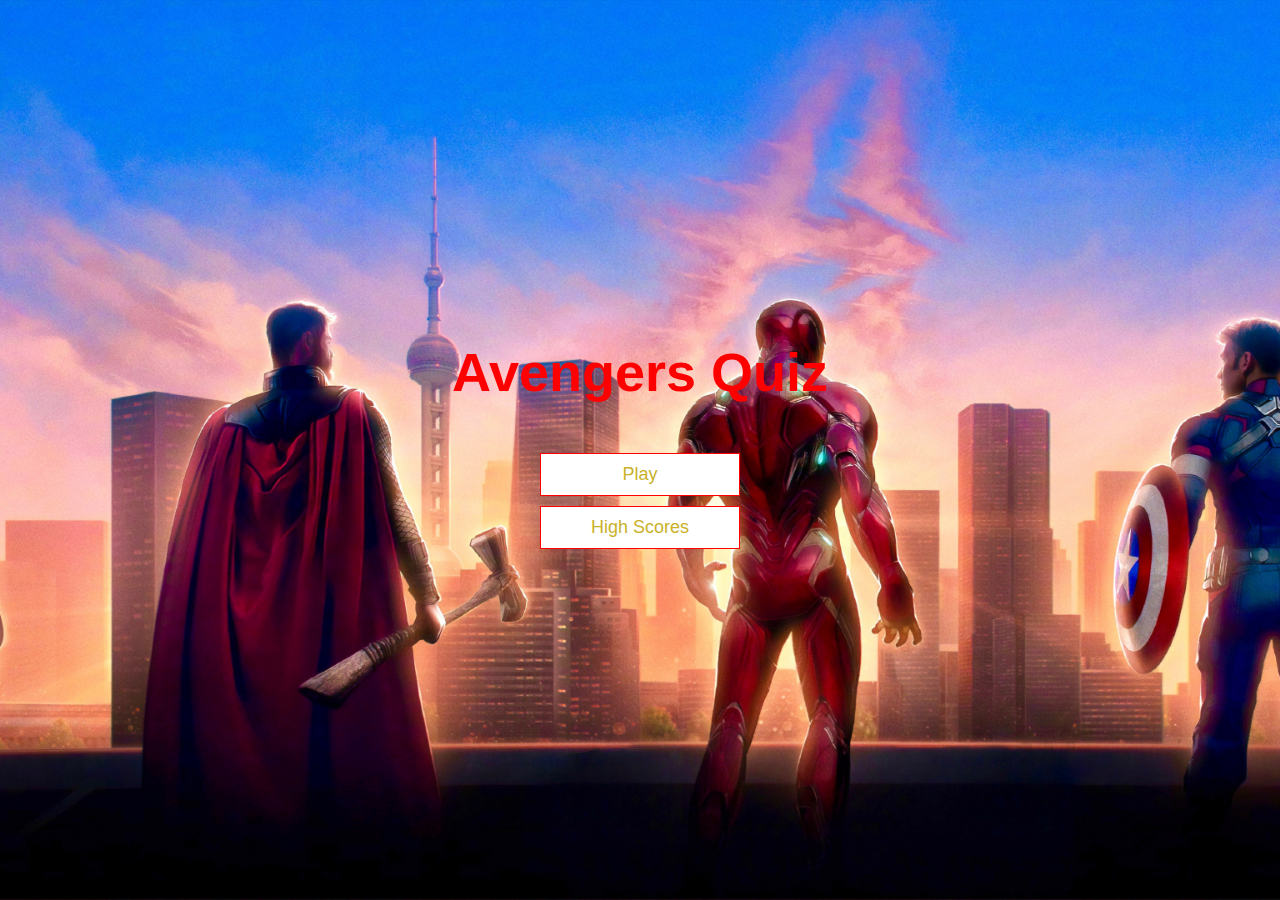
<file: Index.html>
<!DOCTYPE html>
<html lang="en">
  <head>
    <meta charset="UTF-8" />
    <meta name="viewport" content="width=device-width, initial-scale=1.0" />
    <meta http-equiv="X-UA-Compatible" content="ie=edge" />
    <title>Avengers Quiz</title>
    <link rel="stylesheet" href="style.css" />
  </head>
  <body>
    <div class="container">
      <div id="home" class="flex-center flex-column">
        <h1>Avengers Quiz</h1>
        <a class="btn" href="game.html">Play</a>
        <a class="btn" href="highscores.html">High Scores</a>
      </div>
    </div>
  </body>
</html>
</file>
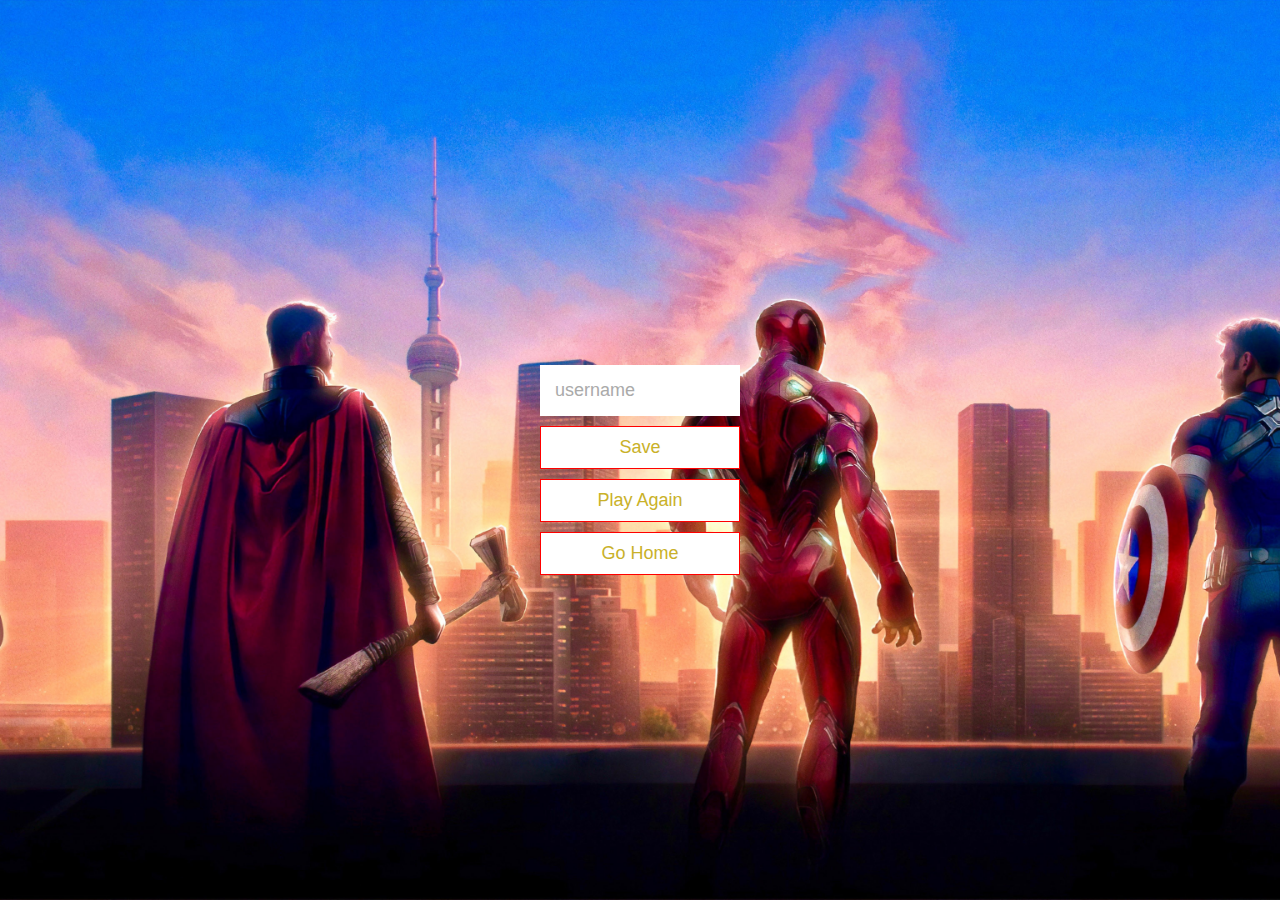
<file: end.html>
<!DOCTYPE html>
<html lang="en">
  <head>
    <meta charset="UTF-8" />
    <meta name="viewport" content="width=device-width, initial-scale=1.0" />
    <meta http-equiv="X-UA-Compatible" content="ie=edge" />
    <title>Congrats!</title>
    <link rel="stylesheet" href="style.css" />
  </head>
  <body>
    <div class="container">
      <div id="end" class="flex-center flex-column">
        <h1 id="finalScore"></h1>
        <form>
          <input
            type="text"
            name="username"
            id="username"
            placeholder="username"
          />
          <button
            type="submit"
            class="btn"
            id="saveScoreBtn"
            onclick="saveHighScore(event)"
            disabled
          >
            Save
          </button>
        </form>
        <a class="btn" href="./game.html">Play Again</a>
        <a class="btn" href="./index.html">Go Home</a>
      </div>
    </div>
    <script src="./end.js"></script>
  </body>
</html>
</file>
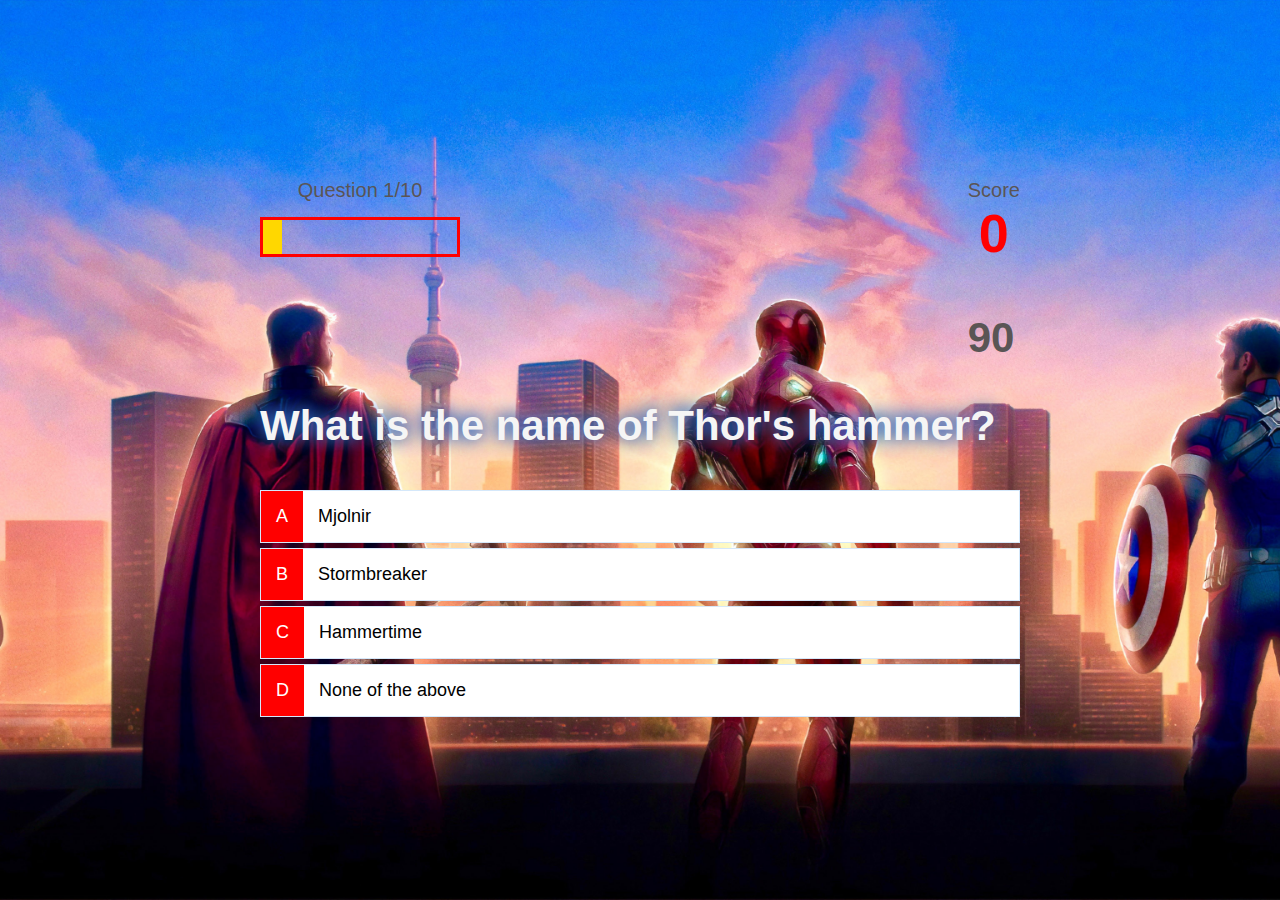
<file: game.html>
<!DOCTYPE html>
<html lang="en">
  <head>
    <meta charset="UTF-8" />
    <meta name="viewport" content="width=device-width, initial-scale=1.0" />
    <meta http-equiv="X-UA-Compatible" content="ie=edge" />
    <title>Avengers Quiz - Play</title>
    <link rel="stylesheet" href="style.css" />
    <link rel="stylesheet" href="game.css" />
  </head>
  <body>
    <div class="container">
      <div id="game" class="justify-center flex-column">
        <div id="hud">
          <div id="hud-item">
            <p id="progressText" class="hud-prefix">
              Question
            </p>
            <div id="progressBar">
              <div id="progressBarFull"></div>
            </div>
          </div>
          <div id="hud-item">
            <p class="hud-prefix">
              Score
            </p>
            <h1 class="hud-main-text" id="score">
              0
            </h1>
            <h2 class= "count-down-timer" id="timer">
              90
            </h2>
          </div>
        </div>
        <h2 id="question">What is the answer to this question?</h2>
        <div class="choice-container">
          <p class="choice-prefix">A</p>
          <p class="choice-text" data-number="1">Choice 1</p>
        </div>
        <div class="choice-container">
          <p class="choice-prefix">B</p>
          <p class="choice-text" data-number="2">Choice 2</p>
        </div>
        <div class="choice-container">
          <p class="choice-prefix">C</p>
          <p class="choice-text" data-number="3">Choice 3</p>
        </div>
        <div class="choice-container">
          <p class="choice-prefix">D</p>
          <p class="choice-text" data-number="4">Choice 4</p>
        </div>
      </div>
    </div>
    <script src="script.js"></script>
  </body>
</html>
</file>
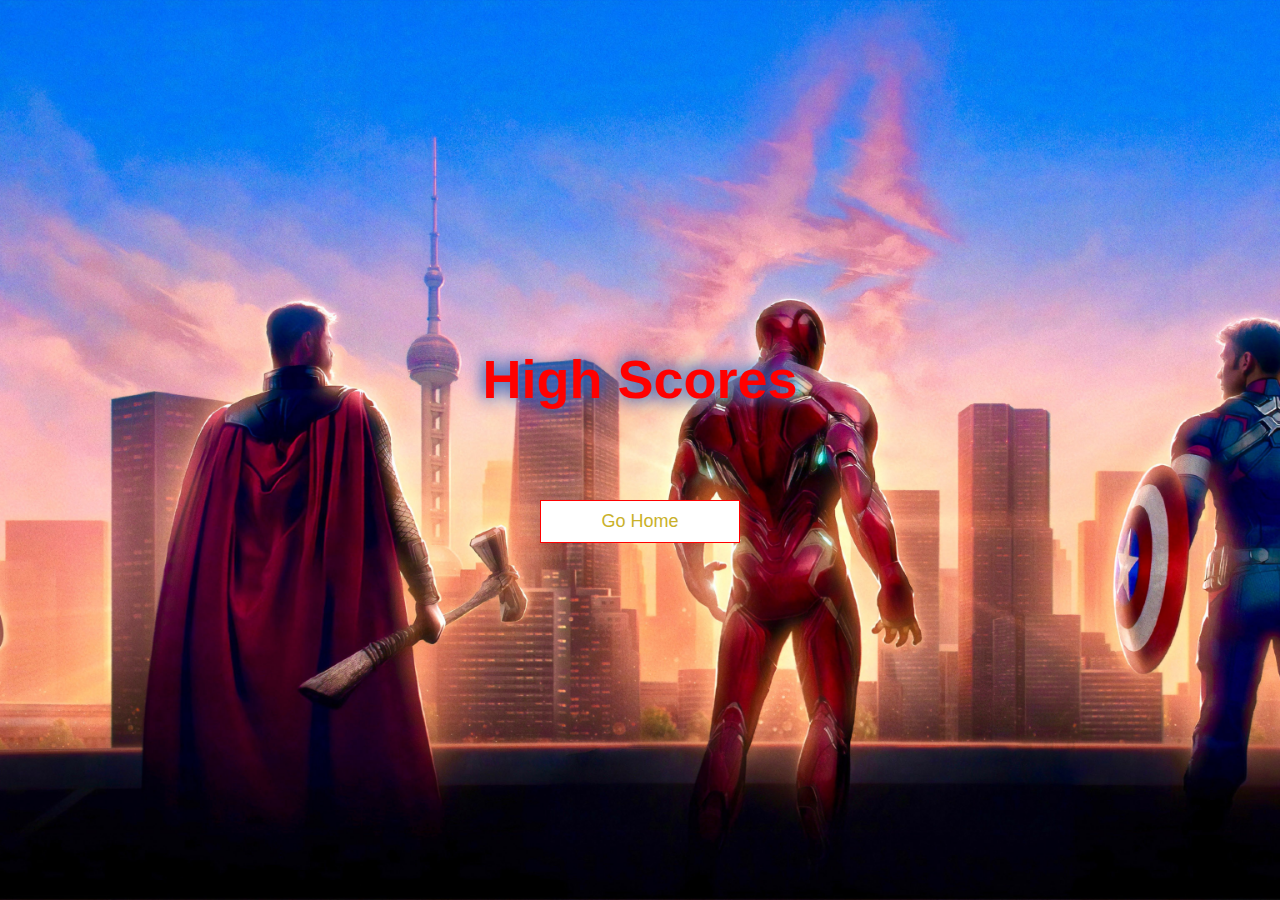
<file: highscores.html>
<!DOCTYPE html>
<html lang="en">
  <head>
    <meta charset="UTF-8" />
    <meta name="viewport" content="width=device-width, initial-scale=1.0" />
    <meta http-equiv="X-UA-Compatible" content="ie=edge" />
    <title>High Scores</title>
    <link rel="stylesheet" href="style.css" />
    <link rel="stylesheet" href="highscores.css" />
  </head>
  <body>
    <div class="container">
      <div id="highScores" class="flex-center flex-column">
        <h1 id="finalScore">High Scores</h1>
        <ul id="highScoresList"></ul>
        <a class="btn" href="./index.html">Go Home</a>
      </div>
    </div>
    <script src="./highscores.js"></script>
  </body>
</html>
</file>
<file: style.css>
:root {
  background-color: #ecf5ff;
  font-size: 62.5%;
}

* {
  box-sizing: border-box;
  font-family: Arial, Helvetica, sans-serif;
  margin: 0;
  padding: 0;
  color: rgb(90, 85, 85);
}

h1,
h2,
h3,
h4 {
  margin-bottom: 1rem;
}

h1 {
  font-size: 5.4rem;
  color: red;
  margin-bottom: 5rem;
}

h1 > span {
  font-size: 2.4rem;
  font-weight: 500;
}

h2 {
  font-size: 4.2rem;
  margin-bottom: 4rem;
  font-weight: 700;
}

h3 {
  font-size: 2.8rem;
  font-weight: 500;
}

/* container */

.container {
  width: 100vw;
  height: 100vh;
  display: flex;
  justify-content: center;
  align-items: center;
  max-width: 80rem;
  margin: 0 auto;
  padding: 2rem;
 }

body{
  background-image: url("./images/avengers.jpg");
  background-size: cover;
  background-repeat: no-repeat;
  margin: 0 auto;
  width: 100vw;
}

.container > * {
  width: 100%;
}

.flex-column {
  display: flex;
  flex-direction: column;
}

.flex-center {
  justify-content: center;
  align-items: center;
}

.justify-center {
  justify-content: center;
}

.text-center {
  text-align: center;
}

.hidden {
  display: none;
}

/* BUTTONS */
.btn {
  font-size: 1.8rem;
  padding: 1rem 0;
  width: 20rem;
  text-align: center;
  border: 0.1rem solid red;
  margin-bottom: 1rem;
  text-decoration: none;
  color: rgb(201, 177, 41);
  background-color: white;
}

.btn:hover {
  cursor: pointer;
  box-shadow: 0 0.4rem 1.4rem 0 blue (86, 185, 235, 0.5);
  transform: translateY(-0.1rem);
  transition: transform 150ms;
}

.btn[disabled]:hover {
  cursor: not-allowed;
  box-shadow: none;
  transform: none;
}

/* Forms */
form {
  width: 100%;
  display: flex;
  flex-direction: column;
  align-items: center;
}

input {
  margin-bottom: 1rem;
  width: 20rem;
  padding: 1.5rem;
  font-size: 1.8rem;
  border: none;
  box-shadow: 0 0.1rem 1.4rem 0 red(86, 185, 235, 0.5);
}

input::placeholder {
  color: #aaa
}
</file>
<file: game.css>
.choice-container {
    display: flex;
    margin-bottom: 0.5rem;
    width: 100%;
    font-size: 1.8rem;
    border: 0.1rem solid rgb(86,165,235, 0.25);
    background-color: white;
}

.choice-container:hover {
    cursor: pointer;
    box-shadow: 0 0.4rem 1.4rem 0 blue (86, 185, 235, 0.5);
    transform: translateY(-0.1rem);
    transition: transform 150ms;
}

.choice-prefix {
    padding: 1.5rem;
    background-color: red;
    color: white;
}

.choice-text {
    padding: 1.5rem;
    width: 100%;
    color: black;
}
#question {
    color: whitesmoke;
    text-shadow:0px 0px 17px #3268bd,0px -2px 17px #3268bd;
}

.correct {
    background-color: #28a745;
}
.incorrect {
    background-color: #dc3545;
}

/* HUD */

#hud {
    display: flex;
    justify-content: space-between;
}
.hud-prefix {
    text-align: center;
    font-size: 2rem;
}
.hud-main-text {
    text-align: center;
}
#progressBar {
    width: 20rem;
    height: 4rem;
    border: 0.3rem solid red;
    margin-top: 1.5rem;
  }
  
  #progressBarFull {
    height: 3.4rem;
    background-color: gold;
    width: 0%;
  }
</file>
<file: highscores.css>
#highScoresList {
    list-style: none;
    padding-left: 0;
    margin-bottom: 4rem;
    text-shadow:0px 0px 17px #3268bd,0px -2px 17px #3268bd;
  }
  
  .high-score {
    font-size: 2.8rem;
    margin-bottom: 0.5rem;
    color: white;
    text-shadow:0px 0px 17px #3268bd,0px -2px 17px #3268bd;
  }
  
  .high-score:hover {
    transform: scale(1.025);
  }
  
  #finalScore {
    text-shadow:0px 0px 17px #3268bd,0px -2px 17px #3268bd;
  }
</file>
